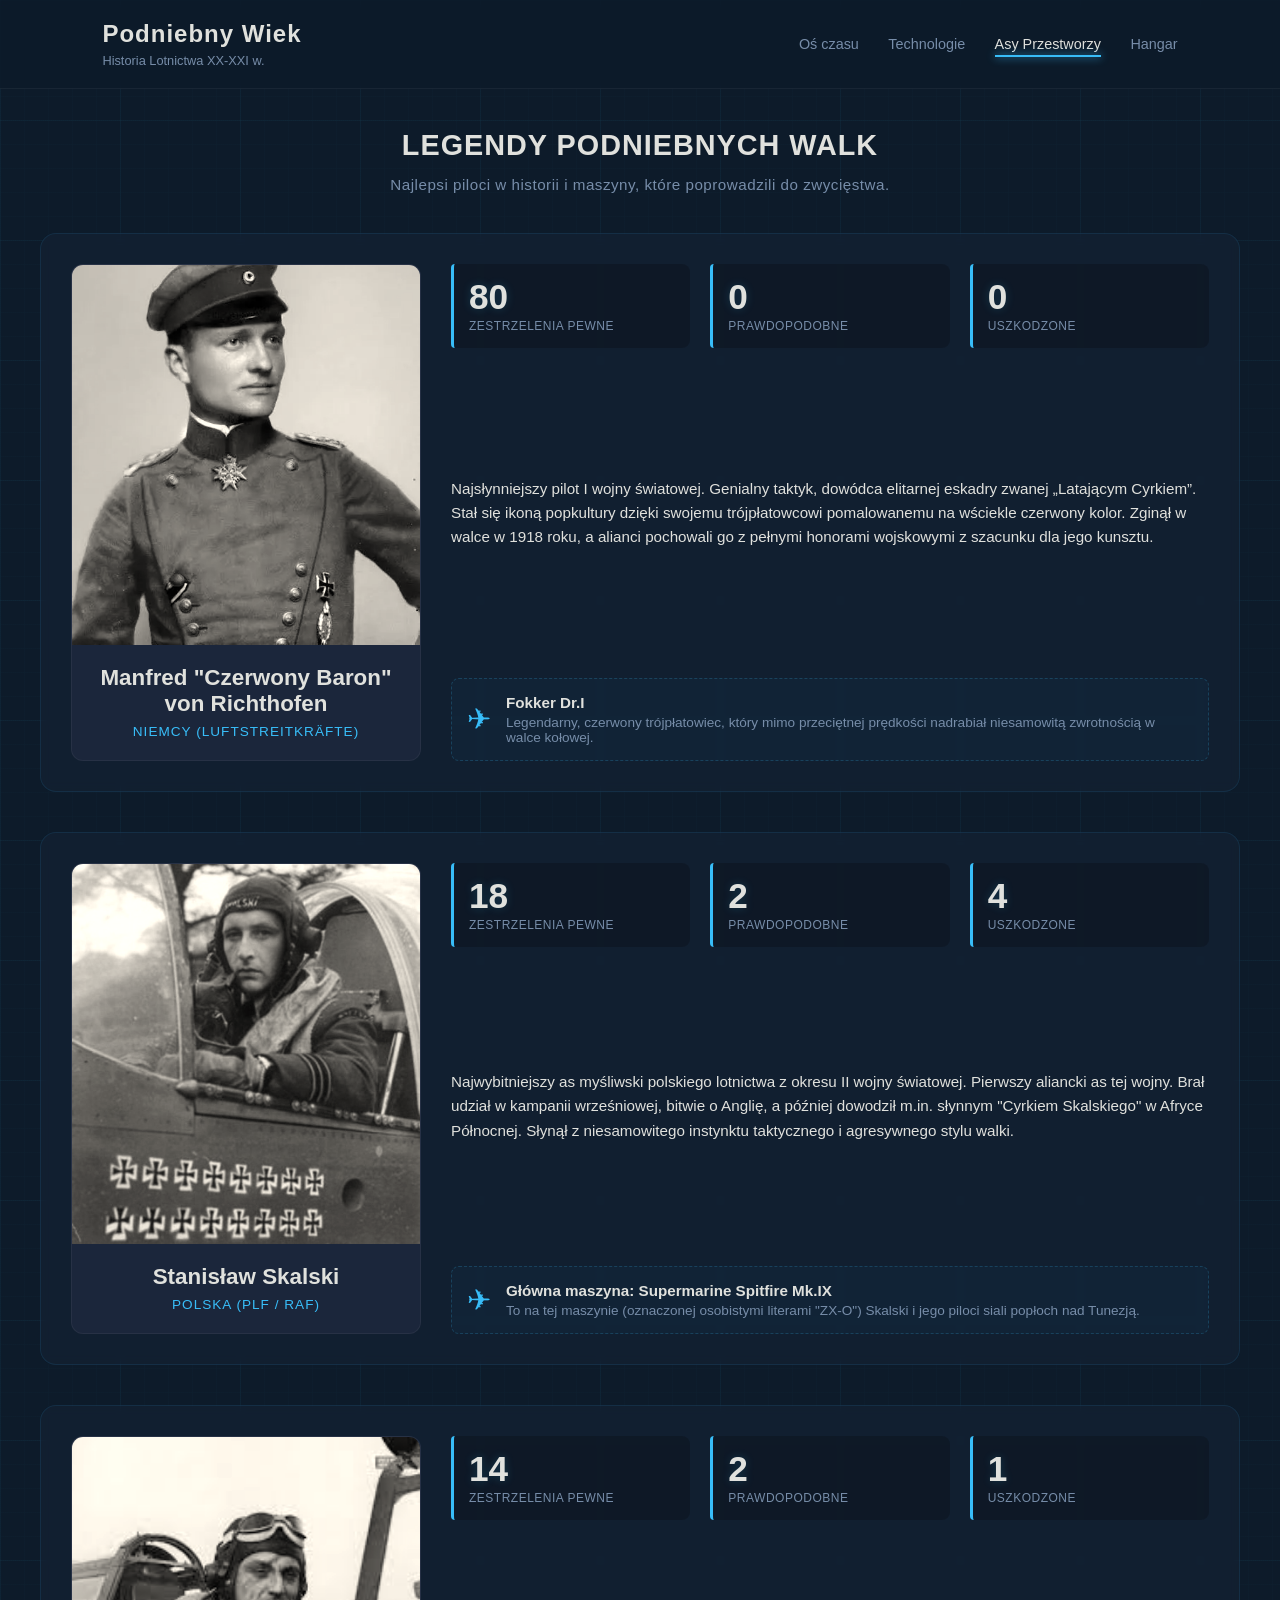
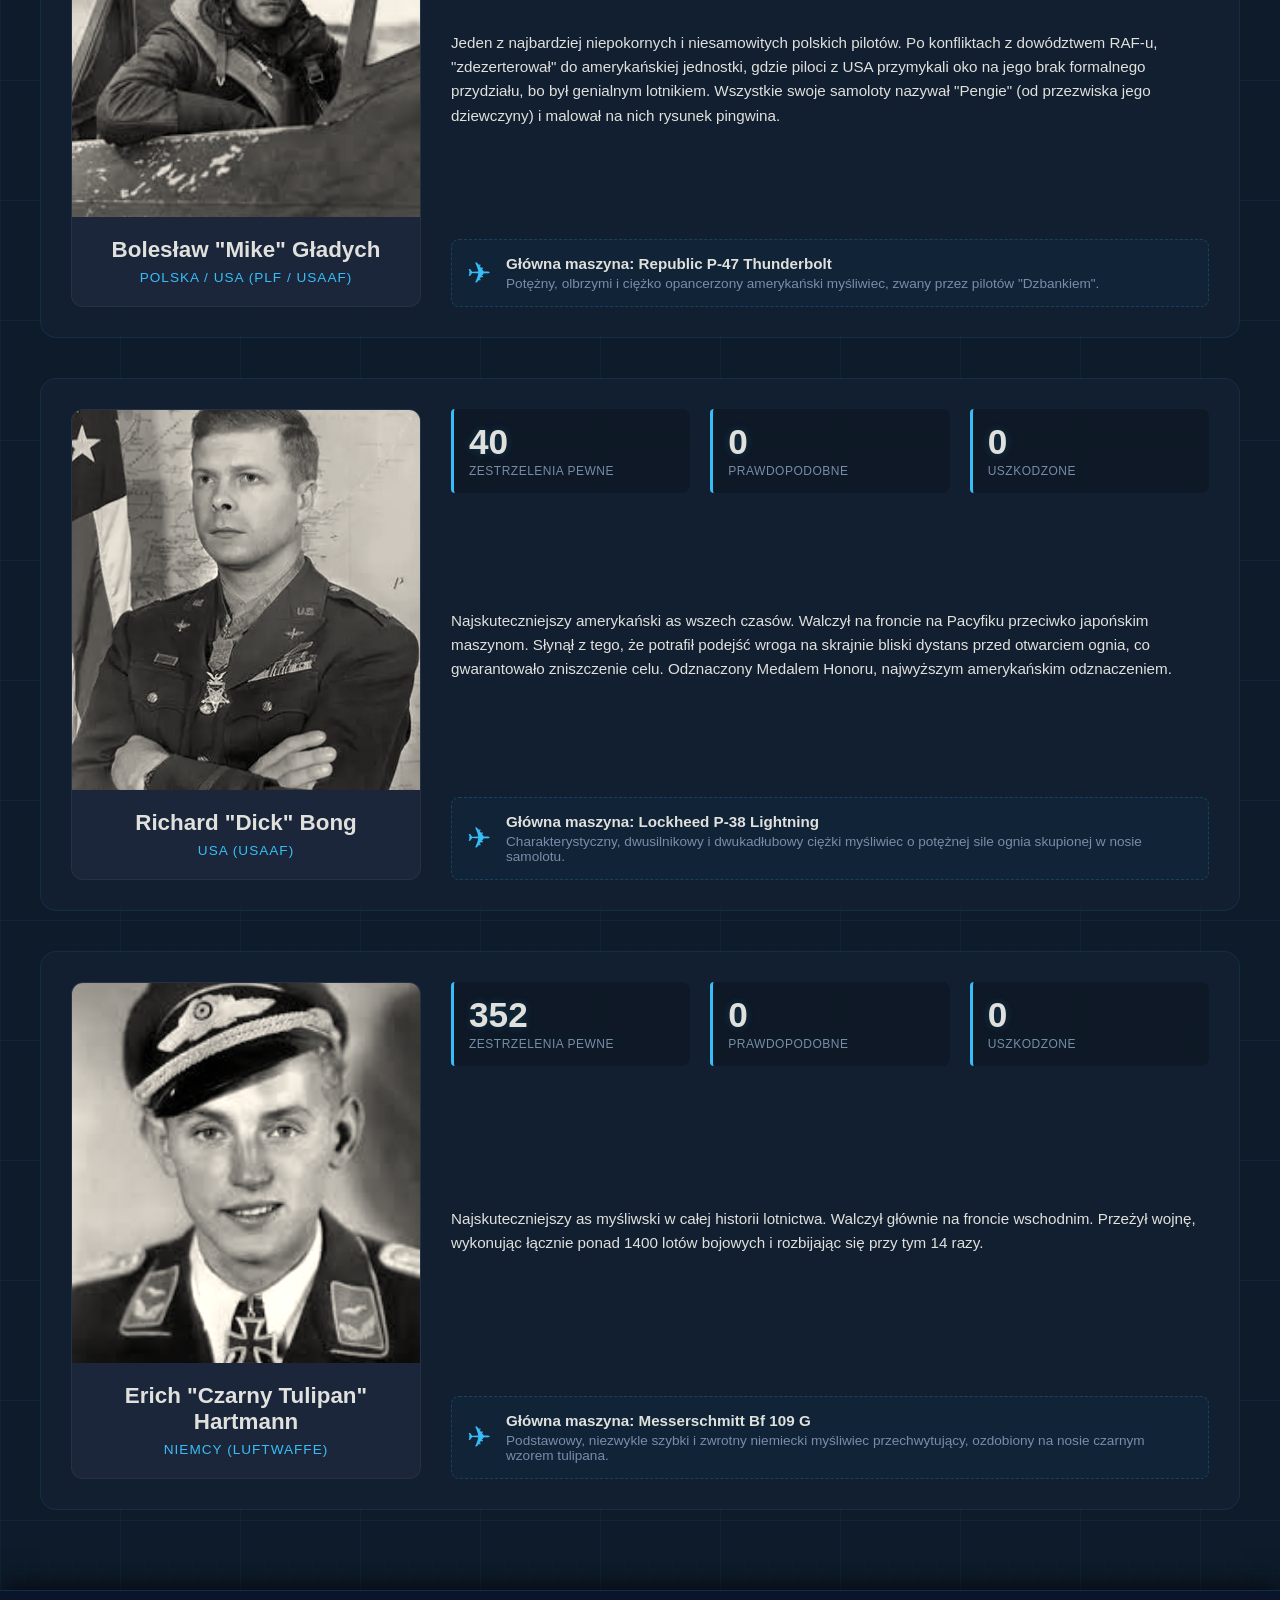
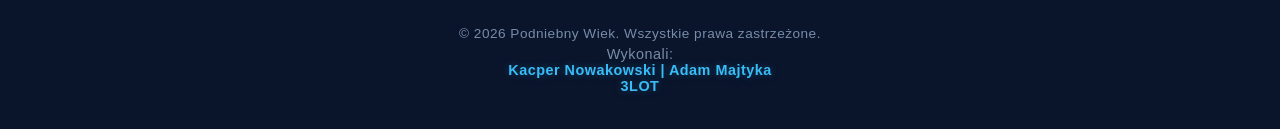
<file: asy.html>
<!DOCTYPE html>
<html lang="pl">
<head>
    <meta charset="UTF-8">
    <meta name="viewport" content="width=device-width, initial-scale=1.0">
    <title>Podniebny Wiek: Asy Przestworzy</title>
    <link rel="stylesheet" href="css/style.css?v=2">
</head>
<body>

    <header class="main-header">
        <div class="header-logo">
            <h1>Podniebny Wiek</h1>
            <p>Historia Lotnictwa XX-XXI w.</p>
        </div>
        <nav class="nav-menu">
            <a href="index.html">Oś czasu</a>
            <a href="technologie.html">Technologie</a>
            <a href="asy.html" class="active">Asy Przestworzy</a>
            <a href="hangar.html" class="nav-link">Hangar</a>
        </nav>
    </header>

    <main>
        <div class="tech-header-container">
            <h2 class="section-title">LEGENDY PODNIEBNYCH WALK</h2>
            <p class="section-subtitle">Najlepsi piloci w historii i maszyny, które poprowadzili do zwycięstwa.</p>
        </div>

        <div class="aces-container">
            
            <div class="ace-profile-wrapper">
                
                <div class="ace-photo-card">
                    <img src="assets/richthofen.jpg" alt="Manfred von Richthofen" class="ace-img">
                    <div class="ace-main-info">
                        <h3>Manfred "Czerwony Baron" von Richthofen</h3>
                        <span class="ace-country">Niemcy (Luftstreitkräfte)</span>
                    </div>
                </div>
                
                <div class="ace-details-panel">
                    
                    <div class="ace-stats-grid">
                        <div class="stat-box">
                            <div class="stat-number">80</div>
                            <div class="stat-label">Zestrzelenia pewne</div>
                        </div>
                        <div class="stat-box">
                            <div class="stat-number">0</div>
                            <div class="stat-label">Prawdopodobne</div>
                        </div>
                        <div class="stat-box">
                            <div class="stat-number">0</div>
                            <div class="stat-label">Uszkodzone</div>
                        </div>
                    </div>
                    
                    <div class="ace-bio">
                        <p>Najsłynniejszy pilot I wojny światowej. Genialny taktyk, dowódca elitarnej eskadry zwanej „Latającym Cyrkiem”. Stał się ikoną popkultury dzięki swojemu trójpłatowcowi pomalowanemu na wściekle czerwony kolor. Zginął w walce w 1918 roku, a alianci pochowali go z pełnymi honorami wojskowymi z szacunku dla jego kunsztu.</p>
                    </div>
                    
                    <div class="ace-aircraft-data">
                        <div class="aircraft-icon">✈</div>
                        <div class="aircraft-text">
                            <h4>Fokker Dr.I</h4>
                            <p>Legendarny, czerwony trójpłatowiec, który mimo przeciętnej prędkości nadrabiał niesamowitą zwrotnością w walce kołowej.</p>
                        </div>
                    </div>
                    
                </div>
            </div>

            </div>

            <div class="aces-container">
            
            <div class="ace-profile-wrapper">
                
                <div class="ace-photo-card">
                    <img src="assets/skalski.jpg" alt="Stanisław Skalski" class="ace-img">
                    <div class="ace-main-info">
                        <h3>Stanisław Skalski</h3>
                        <span class="ace-country">Polska (PLF / RAF)</span>
                    </div>
                </div>
                
                <div class="ace-details-panel">
                    
                    <div class="ace-stats-grid">
                        <div class="stat-box">
                            <div class="stat-number">18</div>
                            <div class="stat-label">Zestrzelenia pewne</div>
                        </div>
                        <div class="stat-box">
                            <div class="stat-number">2</div>
                            <div class="stat-label">Prawdopodobne</div>
                        </div>
                        <div class="stat-box">
                            <div class="stat-number">4</div>
                            <div class="stat-label">Uszkodzone</div>
                        </div>
                    </div>
                    
                    <div class="ace-bio">
                        <p>Najwybitniejszy as myśliwski polskiego lotnictwa z okresu II wojny światowej. Pierwszy aliancki as tej wojny. Brał udział w kampanii wrześniowej, bitwie o Anglię, a później dowodził m.in. słynnym "Cyrkiem Skalskiego" w Afryce Północnej. Słynął z niesamowitego instynktu taktycznego i agresywnego stylu walki.</p>
                    </div>
                    
                    <div class="ace-aircraft-data">
                        <div class="aircraft-icon">✈</div>
                        <div class="aircraft-text">
                            <h4>Główna maszyna: Supermarine Spitfire Mk.IX</h4>
                            <p>To na tej maszynie (oznaczonej osobistymi literami "ZX-O") Skalski i jego piloci siali popłoch nad Tunezją.</p>
                        </div>
                    </div>
                    
                </div>
            </div>

            </div>
    </main>

    <div class="aces-container">
            
            <div class="ace-profile-wrapper">
                
                <div class="ace-photo-card">
                    <img src="assets/gladych.jpg" alt="Bolesław "Mike" Gładych" class="ace-img">
                    <div class="ace-main-info">
                        <h3>Bolesław "Mike" Gładych</h3>
                        <span class="ace-country">Polska / USA (PLF / USAAF)</span>
                    </div>
                </div>
                
                <div class="ace-details-panel">
                    
                    <div class="ace-stats-grid">
                        <div class="stat-box">
                            <div class="stat-number">14</div>
                            <div class="stat-label">Zestrzelenia pewne</div>
                        </div>
                        <div class="stat-box">
                            <div class="stat-number">2</div>
                            <div class="stat-label">Prawdopodobne</div>
                        </div>
                        <div class="stat-box">
                            <div class="stat-number">1</div>
                            <div class="stat-label">Uszkodzone</div>
                        </div>
                    </div>
                    
                    <div class="ace-bio">
                        <p>Jeden z najbardziej niepokornych i niesamowitych polskich pilotów. Po konfliktach z dowództwem RAF-u, "zdezerterował" do amerykańskiej jednostki, gdzie piloci z USA przymykali oko na jego brak formalnego przydziału, bo był genialnym lotnikiem. Wszystkie swoje samoloty nazywał "Pengie" (od przezwiska jego dziewczyny) i malował na nich rysunek pingwina.</p>
                    </div>
                    
                    <div class="ace-aircraft-data">
                        <div class="aircraft-icon">✈</div>
                        <div class="aircraft-text">
                            <h4>Główna maszyna: Republic P-47 Thunderbolt</h4>
                            <p>Potężny, olbrzymi i ciężko opancerzony amerykański myśliwiec, zwany przez pilotów "Dzbankiem".</p>
                        </div>
                    </div>
                    
                </div>
            </div>

            </div>

            <div class="aces-container">
            
            <div class="ace-profile-wrapper">
                
                <div class="ace-photo-card">
                    <img src="assets/bong.jpg" alt="Bolesław "Mike" Gładych" class="ace-img">
                    <div class="ace-main-info">
                        <h3>Richard "Dick" Bong</h3>
                        <span class="ace-country">USA (USAAF)</span>
                    </div>
                </div>
                
                <div class="ace-details-panel">
                    
                    <div class="ace-stats-grid">
                        <div class="stat-box">
                            <div class="stat-number">40</div>
                            <div class="stat-label">Zestrzelenia pewne</div>
                        </div>
                        <div class="stat-box">
                            <div class="stat-number">0</div>
                            <div class="stat-label">Prawdopodobne</div>
                        </div>
                        <div class="stat-box">
                            <div class="stat-number">0</div>
                            <div class="stat-label">Uszkodzone</div>
                        </div>
                    </div>
                    
                    <div class="ace-bio">
                        <p>Najskuteczniejszy amerykański as wszech czasów. Walczył na froncie na Pacyfiku przeciwko japońskim maszynom. Słynął z tego, że potrafił podejść wroga na skrajnie bliski dystans przed otwarciem ognia, co gwarantowało zniszczenie celu. Odznaczony Medalem Honoru, najwyższym amerykańskim odznaczeniem.</p>
                    </div>
                    
                    <div class="ace-aircraft-data">
                        <div class="aircraft-icon">✈</div>
                        <div class="aircraft-text">
                            <h4>Główna maszyna: Lockheed P-38 Lightning</h4>
                            <p>Charakterystyczny, dwusilnikowy i dwukadłubowy ciężki myśliwiec o potężnej sile ognia skupionej w nosie samolotu.</p>
                        </div>
                    </div>
                    
                </div>
            </div>

            </div>

             <div class="aces-container">
            
            <div class="ace-profile-wrapper">
                
                <div class="ace-photo-card">
                    <img src="assets/hartmann.jpg" alt="Erich "Czarny Tulipan" Hartmann" class="ace-img">
                    <div class="ace-main-info">
                        <h3>Erich "Czarny Tulipan" Hartmann</h3>
                        <span class="ace-country">Niemcy (Luftwaffe)</span>
                    </div>
                </div>
                
                <div class="ace-details-panel">
                    
                    <div class="ace-stats-grid">
                        <div class="stat-box">
                            <div class="stat-number">352</div>
                            <div class="stat-label">Zestrzelenia pewne</div>
                        </div>
                        <div class="stat-box">
                            <div class="stat-number">0</div>
                            <div class="stat-label">Prawdopodobne</div>
                        </div>
                        <div class="stat-box">
                            <div class="stat-number">0</div>
                            <div class="stat-label">Uszkodzone</div>
                        </div>
                    </div>
                    
                    <div class="ace-bio">
                        <p>Najskuteczniejszy as myśliwski w całej historii lotnictwa. Walczył głównie na froncie wschodnim. Przeżył wojnę, wykonując łącznie ponad 1400 lotów bojowych i rozbijając się przy tym 14 razy.</p>
                    </div>
                    
                    <div class="ace-aircraft-data">
                        <div class="aircraft-icon">✈</div>
                        <div class="aircraft-text">
                            <h4>Główna maszyna: Messerschmitt Bf 109 G</h4>
                            <p>Podstawowy, niezwykle szybki i zwrotny niemiecki myśliwiec przechwytujący, ozdobiony na nosie czarnym wzorem tulipana.</p>
                        </div>
                    </div>
                    
                </div>
            </div>

            </div>

    <footer class="main-footer">
        <div class="footer-content">
            <p>&copy; 2026 Podniebny Wiek. Wszystkie prawa zastrzeżone.</p>
            <p class="author-tag">Wykonali: <br><span class="highlight">Kacper Nowakowski | Adam Majtyka <br> 3LOT</span></p>
        </div>
    </footer>

</body>
</html>
</file>
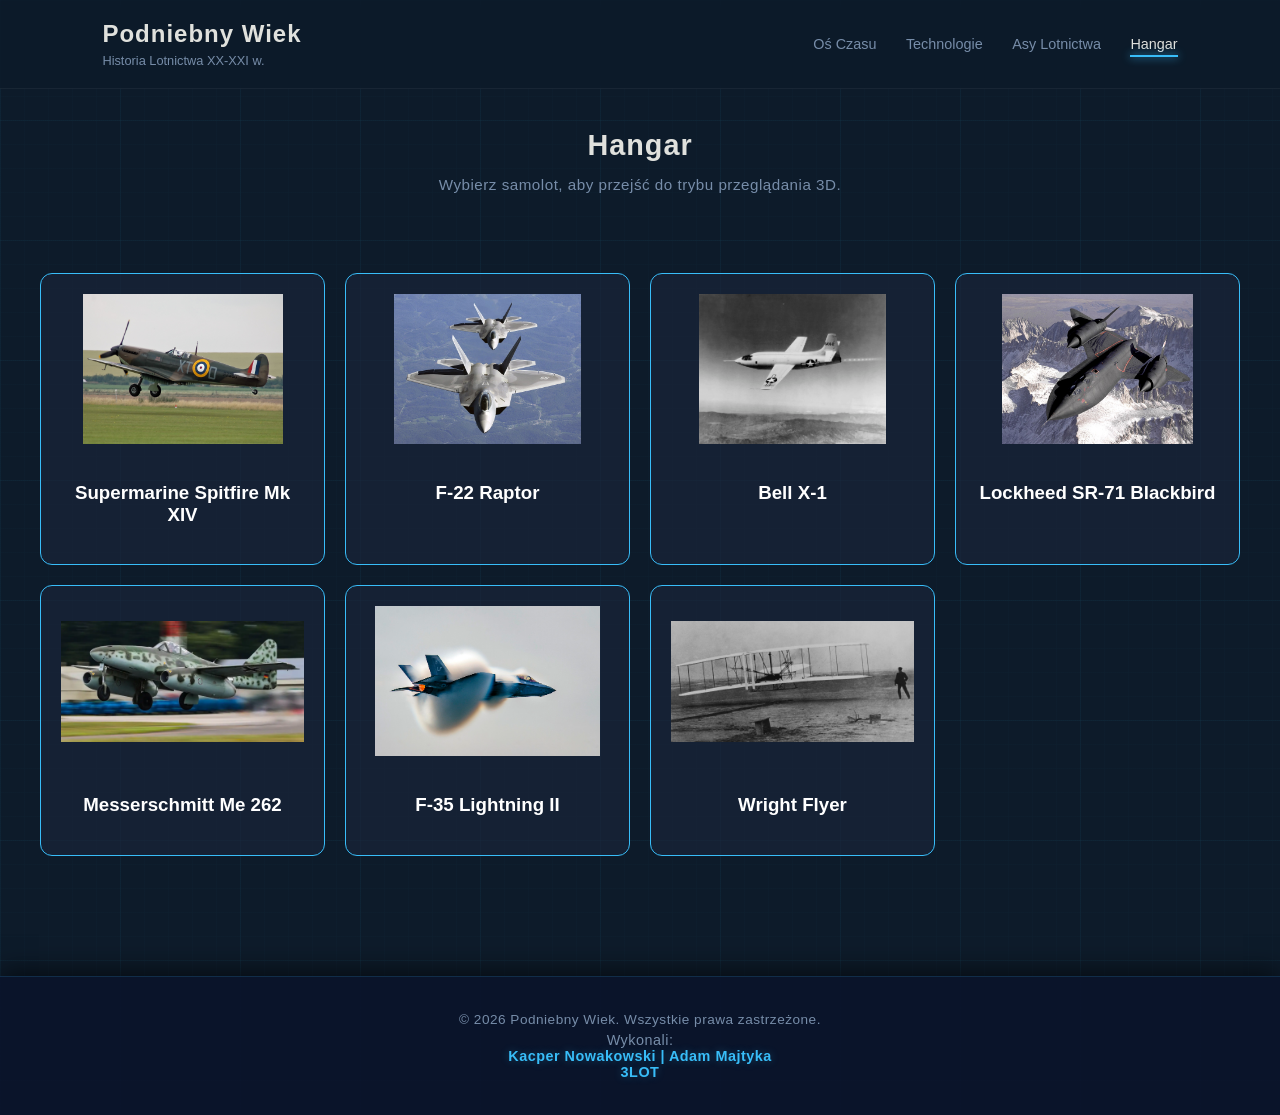
<file: hangar.html>
<!DOCTYPE html>
<html lang="pl">
<head>
    <meta charset="UTF-8">
    <meta name="viewport" content="width=device-width, initial-scale=1.0">
    <title>Podniebny Wiek: Hangar</title>
    <link rel="stylesheet" href="css/style.css">
</head>
<body>

    <header class="main-header">
        <div class="header-logo">
            <h1>Podniebny Wiek</h1>
            <p>Historia Lotnictwa XX-XXI w.</p>
        </div>
       
    <nav class="nav-menu">
    <a href="index.html" class="nav-link">Oś Czasu</a>
    <a href="technologie.html" class="nav-link">Technologie</a>
    <a href="asy.html" class="nav-link">Asy Lotnictwa</a>
    <a href="hangar.html" class="active">Hangar</a>
</nav>
</header>

    <div class="tech-header-container">
            <h2 class="section-title">Hangar</h2>
            <p class="section-subtitle">Wybierz samolot, aby przejść do trybu przeglądania 3D.</p>
        </div>

    <div class="hangar-grid">
        <a href="spitfire-3d.html" class="hangar-card">
            <img src="assets/spitfire.png" alt="Spitfire">
            <h3>Supermarine Spitfire Mk XIV</h3>
        </a>

        <a href="f22-3d.html" class="hangar-card">
            <img src="assets/f22.png" alt="F-22 Raptor">
            <h3>F-22 Raptor</h3>
        </a>

        <a href="bell-3d.html" class="hangar-card">
            <img src="assets/bell_x1.png" alt="Bell X-1">
            <h3>Bell X-1</h3>
        </a>

         <a href="sr71-3d.html" class="hangar-card">
            <img src="assets/sr71.png" alt="SR-71">
            <h3>Lockheed SR-71 Blackbird</h3>
        </a>

        <a href="me262-3d.html" class="hangar-card">
            <img src="assets/262-UK.png" alt="Me262">
            <h3>Messerschmitt Me 262</h3>
        </a>

         <a href="f35-3d.html" class="hangar-card">
            <img src="assets/f35.png" alt="F-35">
            <h3>F-35 Lightning II</h3>
        </a>

        <a href="flyerI-3d.html" class="hangar-card">
            <img src="assets/FlyerI.png" alt="Flyer I">
            <h3>Wright Flyer</h3>
        </a>
        
        </div>

<footer class="main-footer">
        <div class="footer-content">
            <p>&copy; 2026 Podniebny Wiek. Wszystkie prawa zastrzeżone.</p>
            <p class="author-tag">Wykonali: <br><span class="highlight">Kacper Nowakowski | Adam Majtyka <br> 3LOT</span></p>
        </div>
    </footer>

</body>
</html>
</file>
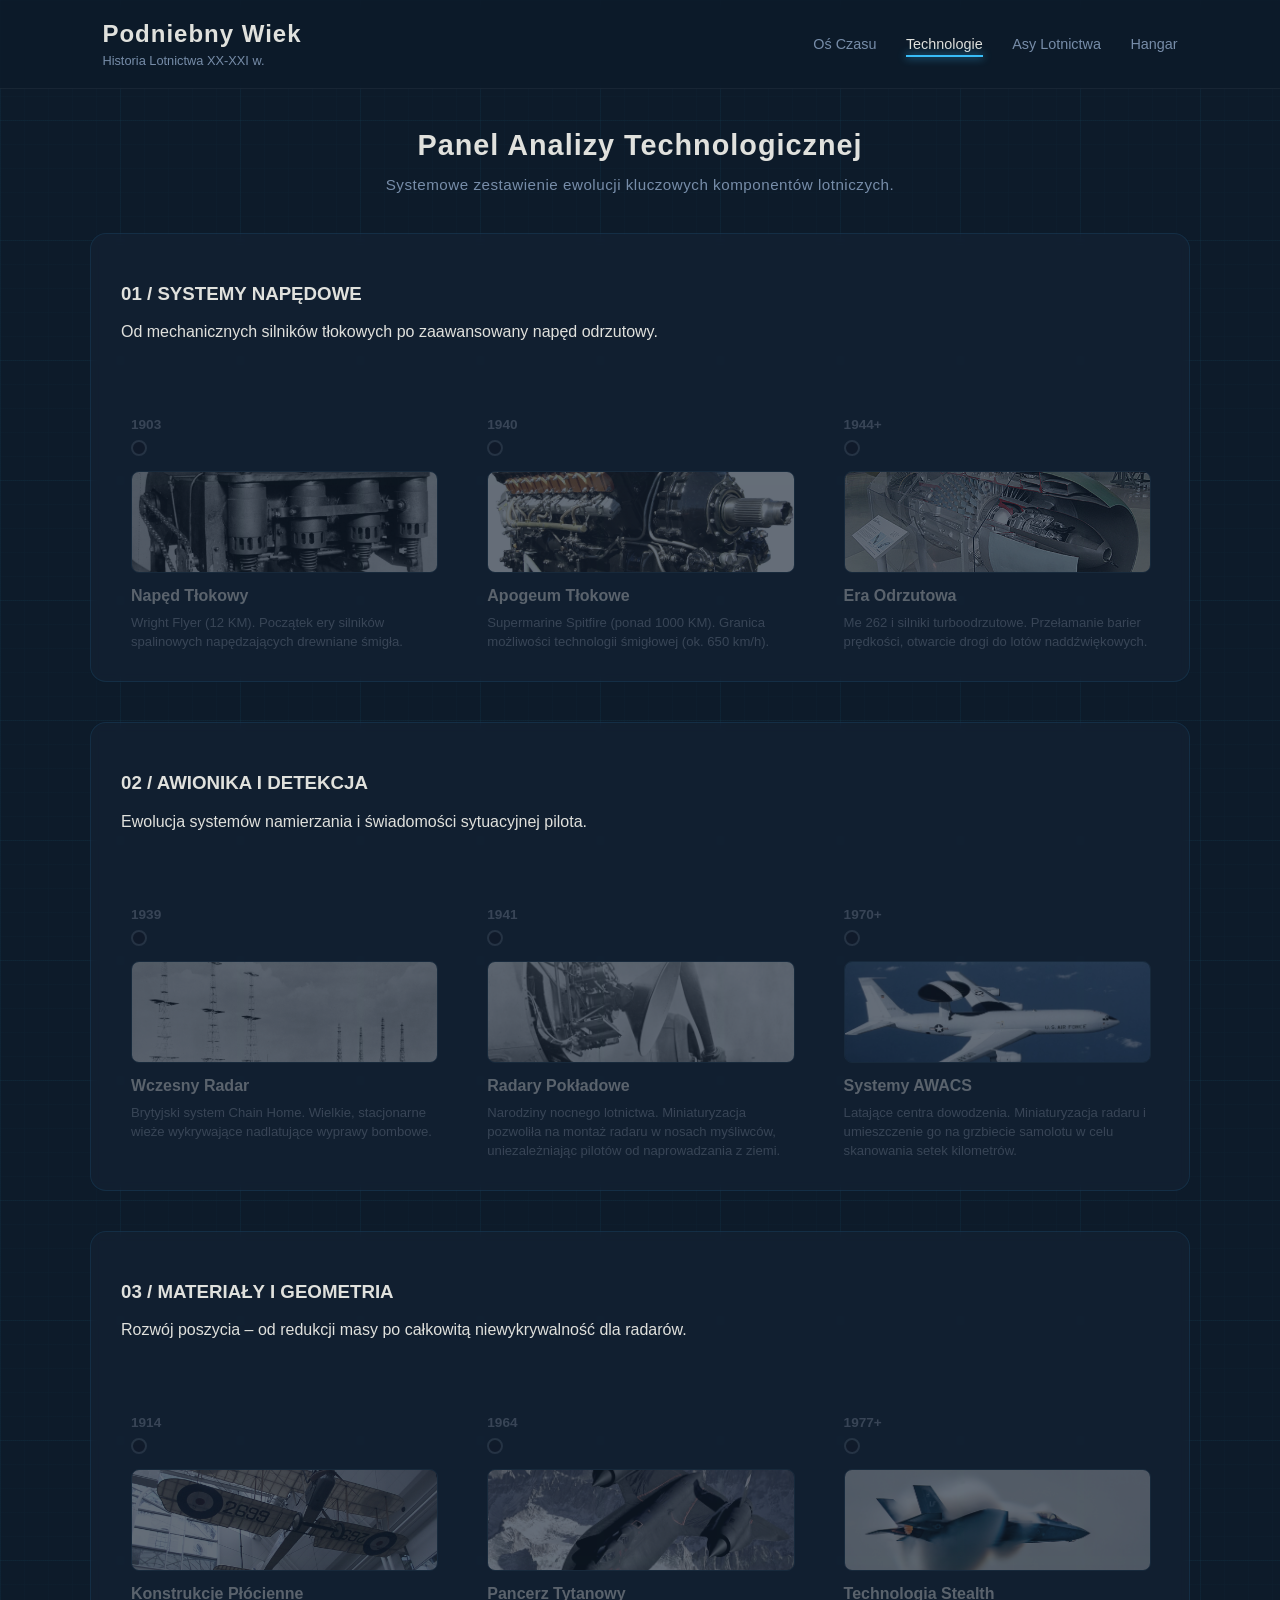
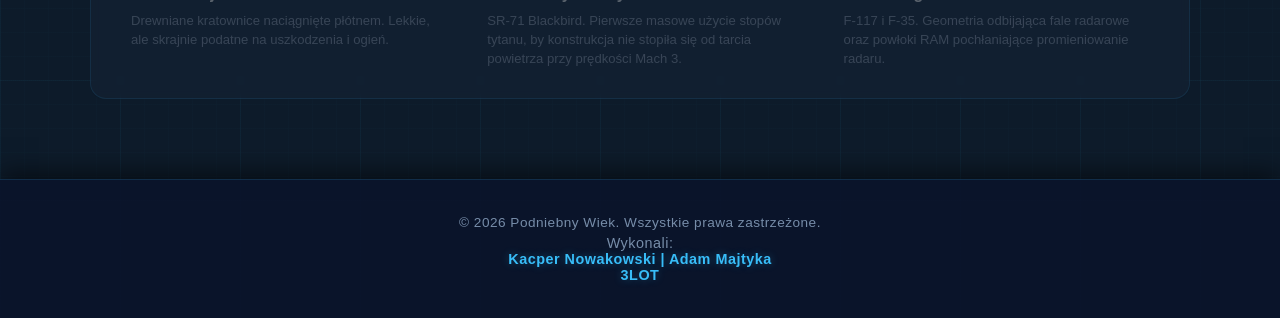
<file: technologie.html>
<!DOCTYPE html>
<html lang="pl">
<head>
    <meta charset="UTF-8">
    <meta name="viewport" content="width=device-width, initial-scale=1.0">
    <title>Podniebny Wiek: Technologie</title>
    <link rel="stylesheet" href="css/style.css">
</head>
<body>

    <header class="main-header">
        <div class="header-logo">
            <h1>Podniebny Wiek</h1>
            <p>Historia Lotnictwa XX-XXI w.</p>
        </div>
       
    <nav class="nav-menu">
    <a href="index.html" class="nav-link">Oś Czasu</a>
    <a href="technologie.html" class="nav-link active">Technologie</a>
    <a href="asy.html" class="nav-link">Asy Lotnictwa</a>
    <a href="hangar.html" class="nav-link">Hangar</a>
</nav>
</header>

    <!-- GŁÓWNA ZAWARTOŚĆ PODSTRONY TECHNOLOGII -->
    <main class="content-wrapper">
    <div class="tech-header-container">
        <h2 class="section-title">Panel Analizy Technologicznej</h2>
        <p class="section-subtitle">Systemowe zestawienie ewolucji kluczowych komponentów lotniczych.</p>
    </div>

    <div class="tech-dashboard">

    <div class="tech-row">
        <div class="tech-row-meta">
            <span class="tech-status-dot"></span>
            <h3>01 / SYSTEMY NAPĘDOWE</h3>
            <p>Od mechanicznych silników tłokowych po zaawansowany napęd odrzutowy.</p>
        </div>
        
        <div class="tech-timeline-line">
            <div class="tech-node">
                <div class="node-year">1903</div>
                <div class="node-point"></div>
                <div class="node-popup">
                    <img src="assets/wright-motor.jpg" alt="Wright Flyer Engine" class="tech-node-img">
                    <h4>Napęd Tłokowy</h4>
                    <p>Wright Flyer (12 KM). Początek ery silników spalinowych napędzających drewniane śmigła.</p>
                </div>
            </div>
            <div class="tech-node">
                <div class="node-year">1940</div>
                <div class="node-point"></div>
                <div class="node-popup">
                    <img src="assets/spitfire-merlin.jpg" alt="Merlin Engine" class="tech-node-img">
                    <h4>Apogeum Tłokowe</h4>
                    <p>Supermarine Spitfire (ponad 1000 KM). Granica możliwości technologii śmigłowej (ok. 650 km/h).</p>
                </div>
            </div>
            <div class="tech-node">
                <div class="node-year">1944+</div>
                <div class="node-point"></div>
                <div class="node-popup">
                    <img src="assets/me262-jet.jpg" alt="Jet Engine" class="tech-node-img">
                    <h4>Era Odrzutowa</h4>
                    <p>Me 262 i silniki turboodrzutowe. Przełamanie barier prędkości, otwarcie drogi do lotów naddźwiękowych.</p>
                </div>
            </div>
        </div>
    </div>

    <div class="tech-row">
        <div class="tech-row-meta">
            <span class="tech-status-dot"></span>
            <h3>02 / AWIONIKA I DETEKCJA</h3>
            <p>Ewolucja systemów namierzania i świadomości sytuacyjnej pilota.</p>
        </div>
        
        <div class="tech-timeline-line">
            <div class="tech-node">
                <div class="node-year">1939</div>
                <div class="node-point"></div>
                <div class="node-popup">
                    <img src="assets/chain-home.jpg" alt="Chain Home Radar" class="tech-node-img">
                    <h4>Wczesny Radar</h4>
                    <p>Brytyjski system Chain Home. Wielkie, stacjonarne wieże wykrywające nadlatujące wyprawy bombowe.</p>
                </div>
            </div>
            <div class="tech-node">
                <div class="node-year">1941</div>
                <div class="node-point"></div>
                <div class="node-popup">
                    <img src="assets/beaufighter.jpg" alt="Radar Beaufightera" class="tech-node-img">
                    <h4>Radary Pokładowe</h4>
                    <p>Narodziny nocnego lotnictwa. Miniaturyzacja pozwoliła na montaż radaru w nosach myśliwców, uniezależniając pilotów od naprowadzania z ziemi.</p>
                </div>
            </div>
            <div class="tech-node">
                <div class="node-year">1970+</div>
                <div class="node-point"></div>
                <div class="node-popup">
                    <img src="assets/awacs-radar.jpg" alt="AWACS" class="tech-node-img">
                    <h4>Systemy AWACS</h4>
                    <p>Latające centra dowodzenia. Miniaturyzacja radaru i umieszczenie go na grzbiecie samolotu w celu skanowania setek kilometrów.</p>
                </div>
            </div>
        </div>
    </div>

    <div class="tech-row">
        <div class="tech-row-meta">
            <span class="tech-status-dot"></span>
            <h3>03 / MATERIAŁY I GEOMETRIA</h3>
            <p>Rozwój poszycia – od redukcji masy po całkowitą niewykrywalność dla radarów.</p>
        </div>
        
        <div class="tech-timeline-line">
            <div class="tech-node">
                <div class="node-year">1914</div>
                <div class="node-point"></div>
                <div class="node-popup">
                    <img src="assets/canvas-plane.jpg" alt="Canvas Wing" class="tech-node-img">
                    <h4>Konstrukcje Płócienne</h4>
                    <p>Drewniane kratownice naciągnięte płótnem. Lekkie, ale skrajnie podatne na uszkodzenia i ogień.</p>
                </div>
            </div>
            <div class="tech-node">
                <div class="node-year">1964</div>
                <div class="node-point"></div>
                <div class="node-popup">
                    <img src="assets/sr71.png" alt="Titanium Hull" class="tech-node-img">
                    <h4>Pancerz Tytanowy</h4>
                    <p>SR-71 Blackbird. Pierwsze masowe użycie stopów tytanu, by konstrukcja nie stopiła się od tarcia powietrza przy prędkości Mach 3.</p>
                </div>
            </div>
            <div class="tech-node">
                <div class="node-year">1977+</div>
                <div class="node-point"></div>
                <div class="node-popup">
                    <img src="assets/f35.png" alt="Stealth Geometry" class="tech-node-img">
                    <h4>Technologia Stealth</h4>
                    <p>F-117 i F-35. Geometria odbijająca fale radarowe oraz powłoki RAM pochłaniające promieniowanie radaru.</p>
                </div>
            </div>
        </div>
    </div>

</div>
</main>

    <!-- STOPKA (KOPIA Z INDEX.HTML) -->
   <footer class="main-footer">
        <div class="footer-content">
            <p>&copy; 2026 Podniebny Wiek. Wszystkie prawa zastrzeżone.</p>
            <p class="author-tag">Wykonali: <br><span class="highlight">Kacper Nowakowski | Adam Majtyka <br> 3LOT</span></p>
        </div>
    </footer>

</body>
</html>
</file>
<file: css/style.css>
/* --- ZMIENNE TECH DESIGN --- */
:root {
    --bg-color: #0d1b2a;       /* Ciemny lotniczy granat */
    --card-bg: #1b263b;        /* Jaśniejszy odcień dla kart */
    --accent-color: #415a77;   /* Kolor linii technicznych */
    --neon-blue: #38bdf8;      /* Świecący błękit aktywny */
    --text-main: #e0e1dd;
    --text-muted: #778da9;
}

html {
    scroll-behavior: smooth;
    font-family: 'Segoe UI', Tahoma, Geneva, Verdana, sans-serif;
    background-color: var(--bg-color);
    
    /* Generowanie siatki blueprintu */
    background-image: 
        linear-gradient(rgba(56, 189, 248, 0.04) 1px, transparent 1px),
        linear-gradient(90deg, rgba(56, 189, 248, 0.04) 1px, transparent 1px),
        linear-gradient(rgba(56, 189, 248, 0.01) 1px, transparent 1px),
        linear-gradient(90deg, rgba(56, 189, 248, 0.01) 1px, transparent 1px);
    background-size: 120px 120px, 120px 120px, 24px 24px, 24px 24px;
    
    color: var(--text-main);
    margin: 0;
    padding: 0;
}

body {
    overflow-x: hidden;
    margin: 0;
    padding: 0;
}

/* --- NAGŁÓWEK I MENU (HEADER) --- */
.main-header {
    display: flex;
    justify-content: space-between;
    align-items: center;
    padding: 20px 8%;
    border-bottom: 1px solid rgba(255, 255, 255, 0.05);
    background: rgba(13, 27, 42, 0.8);
    backdrop-filter: blur(10px);
}

.header-logo h1 {
    font-size: 1.5rem;
    margin: 0;
    color: var(--text-main);
    letter-spacing: 1px;
}

.header-logo p {
    font-size: 0.8rem;
    margin: 5px 0 0 0;
    color: var(--text-muted);
}

.nav-menu a {
    color: var(--text-muted);
    text-decoration: none;
    margin-left: 25px;
    font-size: 0.9rem;
    font-weight: 500;
    transition: color 0.3s;
    position: relative;
    padding-bottom: 5px;
}

.nav-menu a:hover, .nav-menu a.active {
    color: var(--text-main);
}

.nav-menu a.active::after {
    content: '';
    position: absolute;
    width: 100%;
    height: 2px;
    background-color: var(--neon-blue);
    bottom: 0;
    left: 0;
    box-shadow: 0 0 8px var(--neon-blue);
}

/* --- SEKCJE TYTUŁOWE --- */
.section-title {
    text-align: center;
    font-size: 1.8rem;
    margin-top: 40px;
    color: var(--text-main);
    letter-spacing: 1px;
}

.section-title-left {
    font-size: 1.6rem;
    margin-bottom: 20px;
    letter-spacing: 1px;
}

/* --- INTERFEJS OSI CZASU --- */
.timeline-container {
    position: relative;
    max-width: 1100px;
    margin: 40px auto;
    padding: 40px 20px;
}

/* Środkowa linia pionowa */
.timeline-container::after {
    content: '';
    position: absolute;
    width: 2px;
    background-color: var(--accent-color);
    top: 0;
    bottom: 0;
    left: 50%;
    margin-left: -1px;
}

.epoch {
    position: relative;
    width: 50%;
    min-height: 120px;
    box-sizing: border-box;
    display: flex;
    align-items: center;
}

.left { left: 0; justify-content: flex-end; padding-right: 80px; }
.right { left: 50%; justify-content: flex-start; padding-left: 80px; }

/* Sekcje bez opisu - same daty dla zachowania proporcji z makiety */
.spacer-only {
    min-height: 80px;
}

/* SZEŚCIOKĄTY (DATY) */
.timeline-hexagon {
    position: absolute;
    width: 70px;
    height: 40px;
    background-color: #14213d;
    border-left: 2px solid var(--accent-color);
    border-right: 2px solid var(--accent-color);
    color: var(--text-muted);
    font-weight: bold;
    font-size: 1rem;
    text-align: center;
    line-height: 40px;
    top: 50%;
    transform: translateY(-50%);
    z-index: 5;
    transition: all 0.5s ease;
    clip-path: polygon(25% 0%, 75% 0%, 100% 50%, 75% 100%, 25% 100%, 0% 50%);
}

.left .timeline-hexagon { right: -35px; }
.right .timeline-hexagon { left: -35px; }

/* LINIE POMOCNICZE (Wskaźniki do kart) */
.pointer-line {
    position: absolute;
    height: 2px;
    background-color: var(--accent-color);
    top: 50%;
    width: 50px;
    z-index: 1;
    opacity: 0; 
    transition: opacity 0.4s ease, background-color 0.4s ease;
}
.left .pointer-line { right: 30px; }
.right .pointer-line { left: 30px; }

/* --- KARTY Z TREŚCIĄ --- */
.content-card {
    width: 380px;
    background-color: rgba(27, 38, 59, 0.7);
    border-radius: 16px;
    border: 1px solid rgba(255,255,255,0.05);
    padding: 16px;
    box-shadow: 0 10px 30px rgba(0,0,0,0.5);
    backdrop-filter: blur(5px);
    transition: all 0.4s ease;
}

/* --- INTERAKCJA MYSZKI (HOVER EFFECT WITH DELAY) --- */
.left .content-card { 
    opacity: 0; 
    visibility: hidden;
    transform: translateX(-30px); 
    transition: opacity 0.2s ease, transform 0.2s ease, visibility 0.2s;
}
.right .content-card { 
    opacity: 0; 
    visibility: hidden;
    transform: translateX(30px); 
    transition: opacity 0.2s ease, transform 0.2s ease, visibility 0.2s;
}

/* Stan aktywny wyzwalany przez JavaScript */
.epoch.active-hover .content-card {
    opacity: 1;
    visibility: visible;
    transform: translateX(0);
}

/* Sześciokąt podświetla się na jasny błękit */
.epoch.active-hover .timeline-hexagon {
    border-color: var(--neon-blue);
    color: var(--neon-blue);
    background-color: var(--card-bg);
    box-shadow: 0 0 15px rgba(56, 189, 248, 0.4);
}

/* Kreska staje się widoczna i zmienia kolor na jasny błękit */
.epoch.active-hover .pointer-line {
    opacity: 1; 
    background-color: var(--neon-blue);
}

/* Wnętrze kart */
.card-image-placeholder {
    width: 100%;
    height: 180px;
    background-color: #2b3a55;
    border-radius: 12px;
    margin-bottom: 12px;
    display: block;
    align-items: center;
    justify-content: center;
    color: rgba(255,255,255,0.2);
    font-size: 1.2rem;
    font-weight: bold;
    object-fit: cover;
}

.active-plane {
    background-image: url('assets/spitfire.jpg'); 
    background-size: cover;
    background-position: center;
    color: transparent; 
}

.content-card h3 { margin: 5px 0; font-size: 1.2rem; }
.file-name { font-size: 0.8rem; color: var(--text-muted); margin: 2px 0; }
.tags { font-size: 0.85rem; color: var(--neon-blue); margin-top: 8px; }

/* --- SEKCJA: MASZYNY LEGENDY (DOLNY GRID) --- */
.legends-section {
    max-width: 1200px;
    margin: 60px auto;
    padding: 0 20px;
}

.legends-grid {
    display: grid;
    grid-template-columns: repeat(3, 1fr);
    gap: 25px;
    margin-top: 20px;
}

.legend-card {
    background-color: var(--card-bg);
    min-height: 280px;
    height: 100% !important;
    border-radius: 14px;
    border: 1px solid rgba(255,255,255,0.05);
    overflow: hidden;
    transition: opacity 0.6s ease, transform 0.3s ease, border-color 0.3s;
    display: flex;
    flex-direction: column;
}

/* Zdjęcie w kafelku */
.legend-card .img-thumb {
    width: 100%;
    height: 140px; 
    object-fit: cover;
}

/* Kontener na tekst pod zdjęciem */
.legend-info {
    padding: 15px; 
    display: flex;
    flex-direction: column;
    flex-grow: 1;
}

.legend-info h4 {
    margin: 0 0 8px 0;
    color: var(--neon-blue);
    font-size: 1.1rem; 
    font-weight: 600;
}

.legend-info p {
    margin: 0;
    color: var(--text-muted);
    font-size: 0.85rem; 
    line-height: 1.4; 
}

.legend-card:hover {
    transform: scale(1.05);
    border-color: var(--neon-blue);
}

.img-thumb {
    width: 100%;
    height: 100%;
    background-color: #2b3a55; 
}

/* Efekt płynnego przejścia dla rotującej bazy */
.legend-card.fade-out {
    opacity: 0;
    transition: opacity 0.6s ease;
    pointer-events: none; /* Blokuje klikanie w trakcie rotacji */
}

/* Możesz też dodać to, żeby każda karta (nawet bez fade-out) miała płynne pojawianie */
.legend-card {
    transition: opacity 0.6s ease;
    opacity: 1;
}

/* --- STOPKA (FOOTER INTERFACE) --- */
.main-footer {
    width: 100%;
    background-color: rgba(11, 19, 43, 0.9); 
    border-top: 1px solid rgba(56, 189, 248, 0.15); 
    padding: 30px 0;
    margin-top: 80px; 
    text-align: center;
    box-shadow: 0 -5px 25px rgba(0, 0, 0, 0.6);
}

.footer-content p {
    margin: 5px 0;
    font-size: 0.85rem;
    color: var(--text-muted);
    letter-spacing: 0.5px;
}

.main-footer .author-tag {
    font-size: 0.9rem;
    font-weight: 500;
}

.main-footer .highlight {
    color: var(--neon-blue); 
    font-weight: 600;
    text-shadow: 0 0 8px rgba(56, 189, 248, 0.3);
}

/* --- SYSTEM ZAKŁADEK (TAB SYSTEM) --- */
.tab-content {
    display: none; 
    animation: fadeInTab 0.5s ease; 
}

.tab-content.active-tab {
    display: block; 
}

@keyframes fadeInTab {
    from { opacity: 0; transform: translateY(10px); }
    to { opacity: 1; transform: translateY(0); }
}

/* --- ZAKŁADKA TECHNOLOGIE (CZYSTY, POPRAWIONY KOD) --- */
.tech-header-container {
    text-align: center;
    margin-bottom: 40px;
}

.section-subtitle {
    color: var(--text-muted);
    font-size: 0.95rem;
    letter-spacing: 0.5px;
    margin-top: -10px;
}

/* --- SYSTEM INTERAKTYWNEGO PODŚWIETLANIA (HOVER) --- */

.tech-dashboard {
    max-width: 1100px;
    margin: 40px auto;
    padding: 0 20px;
    display: flex;
    flex-direction: column;
    gap: 40px;
}

.tech-row {
    background-color: rgba(27, 38, 59, 0.4);
    border: 1px solid rgba(56, 189, 248, 0.1);
    border-radius: 16px;
    padding: 30px !important;
    display: flex;
    flex-direction: column;
    gap: 20px;
    backdrop-filter: blur(5px);
    height: auto !important;
}

.tech-timeline-line {
    position: relative !important;
    margin: 40px 10px 0 10px !important;
    display: flex !important;
    justify-content: space-between !important;
    align-items: flex-start !important;
    height: auto !important;
}

/* DOMYŚLNIE: Wszystkie węzły są lekko wygaszone */
.tech-node {
    position: relative !important;
    width: 30% !important; 
    display: flex !important;
    flex-direction: column !important;
    align-items: flex-start !important;
    opacity: 0.35; /* Wygaszenie */
    filter: grayscale(40%); /* Delikatne ścięcie kolorów */
    transition: all 0.4s ease-in-out; /* Płynne przejście efektu */
    cursor: pointer; /* Zmieniamy kursor na rączkę, żeby zachęcić do najechania */
}

/* EFEKT HOVER: Po najechaniu myszką na dany bloczek */
.tech-node:hover {
    opacity: 1 !important;
    filter: grayscale(0%) !important;
}

/* Elementy roku i kropki */
.node-year {
    position: static !important;
    font-size: 0.85rem;
    font-weight: bold;
    color: var(--text-muted);
    margin-bottom: 8px;
    transition: color 0.3s;
}

.node-point {
    width: 12px;
    height: 12px;
    background-color: #0b132b;
    border: 2px solid var(--accent-color);
    border-radius: 50%;
    margin-bottom: 15px;
    flex-shrink: 0;
    transition: all 0.3s ease;
}

/* Rozbłysk kropki i roku po najechaniu myszką */
.tech-node:hover .node-point {
    border-color: var(--neon-blue) !important;
    background-color: var(--neon-blue) !important;
    box-shadow: 0 0 12px var(--neon-blue) !important;
}

.tech-node:hover .node-year {
    color: var(--neon-blue) !important;
}

/* Zdjęcia wewnątrz bloczków */
.tech-node-img {
    width: 100%;
    height: 100px;
    object-fit: cover;
    border-radius: 8px;
    margin-bottom: 10px;
    border: 1px solid rgba(56, 189, 248, 0.1);
    transition: all 0.3s ease;
}

/* Podświetlenie ramki zdjęcia na hover */
.tech-node:hover .tech-node-img {
    border-color: rgba(56, 189, 248, 0.6) !important;
    box-shadow: 0 0 8px rgba(56, 189, 248, 0.2);
}

/* Opisy tekstowe */
.node-popup {
    padding-right: 15px !important;
    display: block !important;
    position: relative !important;
    width: 100% !important;
}

.node-popup h4 {
    margin: 0 0 8px 0;
    font-size: 1rem;
    color: var(--text-main);
    transition: color 0.3s;
}

/* Podświetlenie nagłówka w tekście */
.tech-node:hover .node-popup h4 {
    color: var(--neon-blue) !important;
}

.node-popup p {
    margin: 0;
    font-size: 0.82rem;
    color: var(--text-muted);
    line-height: 1.45;
}

/* --- RESPONSYWNOŚĆ DLA TELEFONÓW --- */
@media screen and (max-width: 768px) {
    .tech-timeline-line {
        display: flex !important;
        flex-direction: column !important;
        height: auto !important;
        background: none !important;
        margin: 20px 0 0 0 !important;
        gap: 25px !important;
    }
    .tech-node {
        width: 100% !important;
        opacity: 1 !important; /* Na telefonach wyłączamy wygaszenie, bo nie ma tam myszki */
        filter: none !important;
    }
    .node-point {
        display: none !important;
    }
    .node-year {
        position: static !important;
        margin-bottom: 5px !important;
    }
}

/* Styl dla małych zdjęć w osi technologicznej */
.tech-node-img {
    width: 100%;
    height: 100px; /* Sztywna, zgrabna wysokość */
    object-fit: cover; /* Zdjęcie ładnie się dotnie, nie będzie rozciągnięte */
    border-radius: 8px;
    margin-bottom: 10px; /* Odstęp od zdjęcia do nagłówka */
    border: 1px solid rgba(56, 189, 248, 0.2); /* Delikatna ramka pasująca do blueprintu */
}

/* --- INTERFEJS ASÓW PRZESTWORZY --- */

.aces-container {
    max-width: 1200px;
    margin: 40px auto;
    padding: 0 20px;
    display: flex;
    flex-direction: column;
    gap: 30px;
}

/* Układ: Karta Asa + Panel statystyk */
.ace-profile-wrapper {
    display: grid;
    grid-template-columns: 350px 1fr;
    gap: 30px;
    background-color: rgba(27, 38, 59, 0.4);
    border: 1px solid rgba(56, 189, 248, 0.1);
    border-radius: 16px;
    padding: 30px;
    backdrop-filter: blur(5px);
}

/* Zdjęcie i główne dane pilota */
.ace-photo-card {
    background-color: var(--card-bg);
    border-radius: 12px;
    overflow: hidden;
    border: 1px solid rgba(255, 255, 255, 0.05);
    display: flex;
    flex-direction: column;
}

.ace-img {
    width: 100%;
    height: 380px;
    object-fit: cover;
    filter: grayscale(100%) sepia(20%); /* Klimatyczny, archiwalny styl fotki */
    transition: filter 0.3s;
}

.ace-photo-card:hover .ace-img {
    filter: grayscale(0%); /* Ożywa po najechaniu */
}

.ace-main-info {
    padding: 20px;
    text-align: center;
}

.ace-main-info h3 {
    margin: 0 0 5px 0;
    color: var(--text-main);
    font-size: 1.4rem;
}

.ace-country {
    font-size: 0.85rem;
    color: var(--neon-blue);
    text-transform: uppercase;
    letter-spacing: 1px;
}

/* Panel statystyk i opisów po prawej */
.ace-details-panel {
    display: flex;
    flex-direction: column;
    justify-content: space-between;
    gap: 20px;
}

/* Liczniki zestrzeleń (Wielkie cyfry techniczne) */
.ace-stats-grid {
    display: grid;
    grid-template-columns: repeat(3, 1fr);
    gap: 20px;
}

.stat-box {
    background-color: rgba(0, 0, 0, 0.2);
    border-left: 3px solid var(--neon-blue);
    padding: 15px;
    border-radius: 4px 8px 8px 4px;
}

.stat-number {
    font-size: 2.2rem;
    font-weight: 800;
    color: var(--text-main);
    line-height: 1;
    margin-bottom: 5px;
    text-shadow: 0 0 10px rgba(56, 189, 248, 0.2);
}

.stat-label {
    font-size: 0.75rem;
    color: var(--text-muted);
    text-transform: uppercase;
    letter-spacing: 0.5px;
}

/* Sekcja z opisem biograficznym i samolotem */
.ace-bio {
    font-size: 0.95rem;
    line-height: 1.6;
    color: var(--text-main);
}

.ace-aircraft-data {
    background-color: rgba(56, 189, 248, 0.03);
    border: 1px dashed rgba(56, 189, 248, 0.2);
    border-radius: 8px;
    padding: 15px;
    display: flex;
    align-items: center;
    gap: 15px;
}

.aircraft-icon {
    font-size: 1.8rem;
    color: var(--neon-blue);
}

.aircraft-text h4 {
    margin: 0 0 4px 0;
    font-size: 0.95rem;
    color: var(--text-main);
}

.aircraft-text p {
    margin: 0;
    font-size: 0.85rem;
    color: var(--text-muted);
}

/* Responsywność dla Asów */
@media screen and (max-width: 900px) {
    .ace-profile-wrapper {
        grid-template-columns: 1fr;
    }
    .ace-img {
        height: 300px;
    }
}

/* --- INTERAKTYWNY GRID LEGENDALNYCH SAMOLOTÓW --- */

.legends-grid {
    display: grid;
    grid-template-columns: repeat(auto-fit, minmax(300px, 1fr));
    gap: 30px;
    max-width: 1200px;
    margin: 40px auto;
    padding: 0 20px;
}

/* Pojedynczy kafelek samolotu jako kontener-baza */
.aircraft-card {
    position: relative;
    height: 400px;
    border-radius: 16px;
    overflow: hidden; /* Wszystko, co wyjdzie poza kartę (np. ukryty tekst), będzie niewidoczne */
    border: 1px solid rgba(56, 189, 248, 0.1);
    background-color: rgba(27, 38, 59, 0.4);
    box-shadow: 0 4px 20px rgba(0, 0, 0, 0.3);
    transition: transform 0.3s ease, border-color 0.3s ease;
}

/* Efekt uniesienia karty po najechaniu */
.aircraft-card:hover {
    transform: translateY(-5px);
    border-color: var(--neon-blue);
    box-shadow: 0 0 15px rgba(56, 189, 248, 0.2);
}

/* Zdjęcie samolotu w tle karty */
.aircraft-card-img {
    width: 100%;
    height: 100%;
    object-fit: cover;
    transition: transform 0.5s ease, filter 0.5s ease;
}

/* Po najechaniu zdjęcie delikatnie się powiększa i ciemnieje, robiąc tło pod tekst */
.aircraft-card:hover .aircraft-card-img {
    transform: scale(1.05);
    filter: brightness(30%) blur(2px);
}

/* Podstawowy podpis na karcie (widoczny zawsze na starcie) */
.aircraft-card-badge {
    position: absolute;
    bottom: 20px;
    left: 20px;
    background: rgba(11, 19, 43, 0.85);
    border: 1px solid rgba(56, 189, 248, 0.3);
    padding: 8px 16px;
    border-radius: 6px;
    backdrop-filter: blur(5px);
    transition: opacity 0.3s ease;
}

.aircraft-card-badge h3 {
    margin: 0;
    color: var(--text-main);
    font-size: 1.1rem;
    letter-spacing: 0.5px;
}

/* Ukrywamy podstawową etykietę, gdy wjeżdżają szczegóły */
.aircraft-card:hover .aircraft-card-badge {
    opacity: 0;
}

/* --- PANEL Z INFORMACJAMI (WJEŻDŻA OD DOŁU NA HOVER) --- */
.aircraft-info-overlay {
    position: absolute;
    top: 0;
    left: 0;
    width: 100%;
    height: 100%;
    background: linear-gradient(to top, rgba(11, 19, 43, 0.95), rgba(27, 38, 59, 0.8));
    padding: 25px;
    display: flex;
    flex-direction: column;
    justify-content: space-between;
    box-sizing: border-box;
    
    /* Początkowy stan: przesunięty w dół i niewidoczny */
    transform: translateY(100%);
    transition: transform 0.4s cubic-bezier(0.16, 1, 0.3, 1);
}

/* Aktywacja panelu po najechaniu myszką */
.aircraft-card:hover .aircraft-info-overlay {
    transform: translateY(0);
}

/* Zawartość panelu specyfikacji */
.overlay-header h3 {
    margin: 0 0 5px 0;
    color: var(--neon-blue);
    font-size: 1.3rem;
}

.overlay-header .aircraft-era {
    font-size: 0.75rem;
    color: var(--text-muted);
    text-transform: uppercase;
    letter-spacing: 1px;
}

/* Tabela/Lista parametrów technicznych */
.aircraft-specs-list {
    margin: 15px 0;
    padding: 0;
    list-style: none;
    display: flex;
    flex-direction: column;
    gap: 8px;
}

.aircraft-specs-list li {
    font-size: 0.85rem;
    color: var(--text-main);
    display: flex;
    justify-content: space-between;
    border-bottom: 1px dashed rgba(255, 255, 255, 0.1);
    padding-bottom: 4px;
}

.aircraft-specs-list li span {
    color: var(--text-muted);
}

.overlay-description {
    font-size: 0.8rem;
    line-height: 1.4;
    color: var(--text-muted);
    margin: 0;
}

.hangar-grid {
    display: grid;
    grid-template-columns: repeat(auto-fit, minmax(250px, 1fr));
    gap: 20px;
    padding: 40px;
}

.hangar-card {
    background: rgba(27, 38, 59, 0.6);
    border: 1px solid var(--neon-blue);
    border-radius: 12px;
    padding: 20px;
    text-align: center;
    text-decoration: none;
    color: white;
    transition: transform 0.3s ease, box-shadow 0.3s ease;
}

.hangar-card:hover {
    transform: scale(1.05);
    box-shadow: 0 0 20px rgba(56, 189, 248, 0.4);
}

.hangar-card img {
    width: 100%;
    height: 150px;
    object-fit: contain;
    margin-bottom: 15px;
}

/* Styl dla kontenera 3D */
.viewer-container {
    width: 100%;
    height: 100vh;
    margin: 0;
    padding: 0;
    overflow: hidden;
}

model-viewer {
    width: 100%;
    height: 100%;
    background-color: #050505; /* Ciemne tło pasuje do klimatu hangaru */
}

.back-btn {
    position: absolute;
    top: 20px;
    left: 20px;
    z-index: 10;
    color: var(--neon-blue);
    text-decoration: none;
    font-weight: bold;
    font-family: sans-serif;
}

.model-credits {
    position: absolute;
    bottom: 10px;
    right: 10px;
    background: rgba(0, 0, 0, 0.6);
    padding: 10px;
    border-radius: 5px;
    font-size: 0.8rem;
    color: #ccc;
    text-align: right;
    z-index: 100; /* Upewnij się, że jest nad modelem */
    pointer-events: auto; /* To jest klucz! Pozwala klikać w linki */
}


.model-credits a {
    color: var(--neon-blue);
    text-decoration: none;
}
</file>
